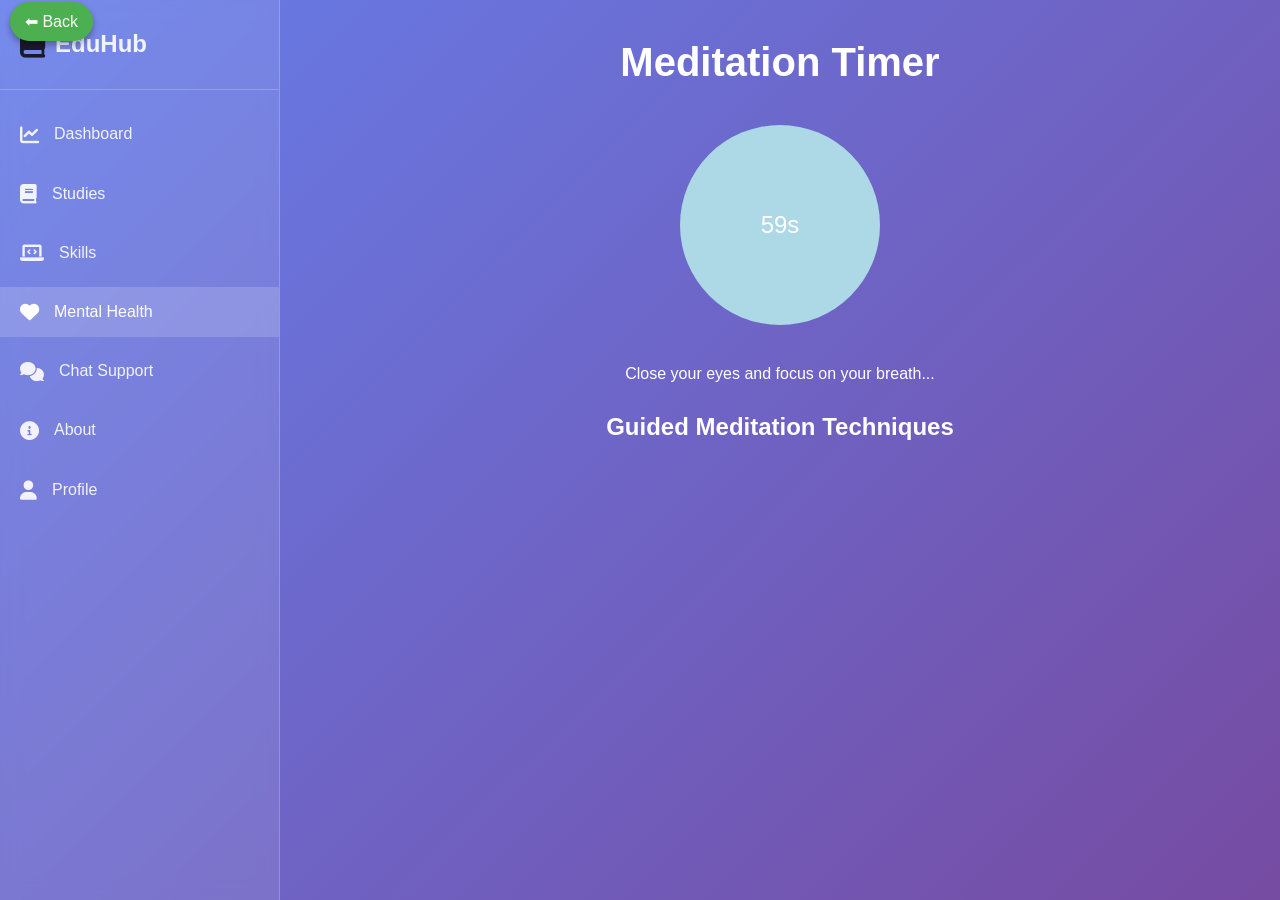
<file: meditation.html>
<!DOCTYPE html>
<html lang="en">
<head>
  <meta charset="UTF-8">
  <title>Meditation</title>
  <link rel="stylesheet" href="styles.css">
  <link rel="stylesheet" href="https://cdnjs.cloudflare.com/ajax/libs/font-awesome/6.0.0/css/all.min.css">
  <style>
    body { text-align: center; }
    .meditation-page { padding: 40px; color: white; }
    h1 { font-size: 2.5em; margin-bottom: 20px; }
    .circle {
      width: 200px;
      height: 200px;
      margin: 40px auto;
      border-radius: 50%;
      background-color: #add8e6;
      display: flex;
      align-items: center;
      justify-content: center;
      font-size: 1.5em;
      animation: pulse 4s ease-in-out infinite;
    }

    .back-button {
      position: fixed;
      top: 2px;
      left: 10px;
      background-color: #4caf50;
      color: white;
      padding: 10px 15px;
      border: none;
      font-size: 1rem;
      border-radius: 30px;
      cursor: pointer;
      z-index: 1000;
      box-shadow: 0 4px 6px rgba(0, 0, 0, 0.3);
      transition: background-color 0.3s;
    }

    .videos {
      margin-top: 30px;
    }
    .videos iframe {
      width: 90%;
      max-width: 500px;
      margin: 20px auto;
    }

    @keyframes pulse {
      0% { transform: scale(1); }
      50% { transform: scale(1.2); }
      100% { transform: scale(1); }
    }
  </style>
</head>
<body>
  <!-- SIDEBAR -->
  <div class="sidebar" id="sidebar">
    <div class="sidebar-brand">
      <i class="fas fa-book" style="font-size: 1.8em;"></i>
      <h2>EduHub</h2>
    </div>
    <ul class="sidebar-menu">
      <li><a href="index.html#dashboard"><i class="fas fa-chart-line"></i> Dashboard</a></li>
      <li><a href="index.html#studies"><i class="fas fa-book"></i> Studies</a></li>
      <li><a href="index.html#skills"><i class="fas fa-laptop-code"></i> Skills</a></li>
      <li><a href="index.html#mental-health" class="active"><i class="fas fa-heart"></i> Mental Health</a></li>
      <li><a href="index.html#chat"><i class="fas fa-comments"></i> Chat Support</a></li>
      <li><a href="index.html#about"><i class="fas fa-circle-info"></i> About</a></li>
      <li><a href="index.html#profile"><i class="fas fa-user"></i> Profile</a></li>
    </ul>
  </div>

  <button onclick="goBack()" class="back-button">⬅ Back</button>
  <main class="meditation-page">
    <h1>Meditation Timer</h1>
    <div class="circle" id="meditateCircle">60s</div>
    <p id="message">Close your eyes and focus on your breath...</p>

    <div class="videos">
      <h2>Guided Meditation Techniques</h2>
      <iframe src="https://www.youtube.com/embed/inpok4MKVLM" frameborder="0" allowfullscreen></iframe>
      <iframe src="https://www.youtube.com/embed/ZToicYcHIOU" frameborder="0" allowfullscreen></iframe>
    </div>
  </main>
  
  <script>
    let time = 60;
    const circle = document.getElementById('meditateCircle');
    const message = document.getElementById('message');

    const timer = setInterval(() => {
      time--;
      circle.textContent = time + 's';
      if (time === 0) {
        clearInterval(timer);
        message.textContent = "Well done! You've completed your meditation.";
      }
    }, 1000);

    function goBack() {
      window.history.back();
    }
  </script>
</body>
</html>
</file>
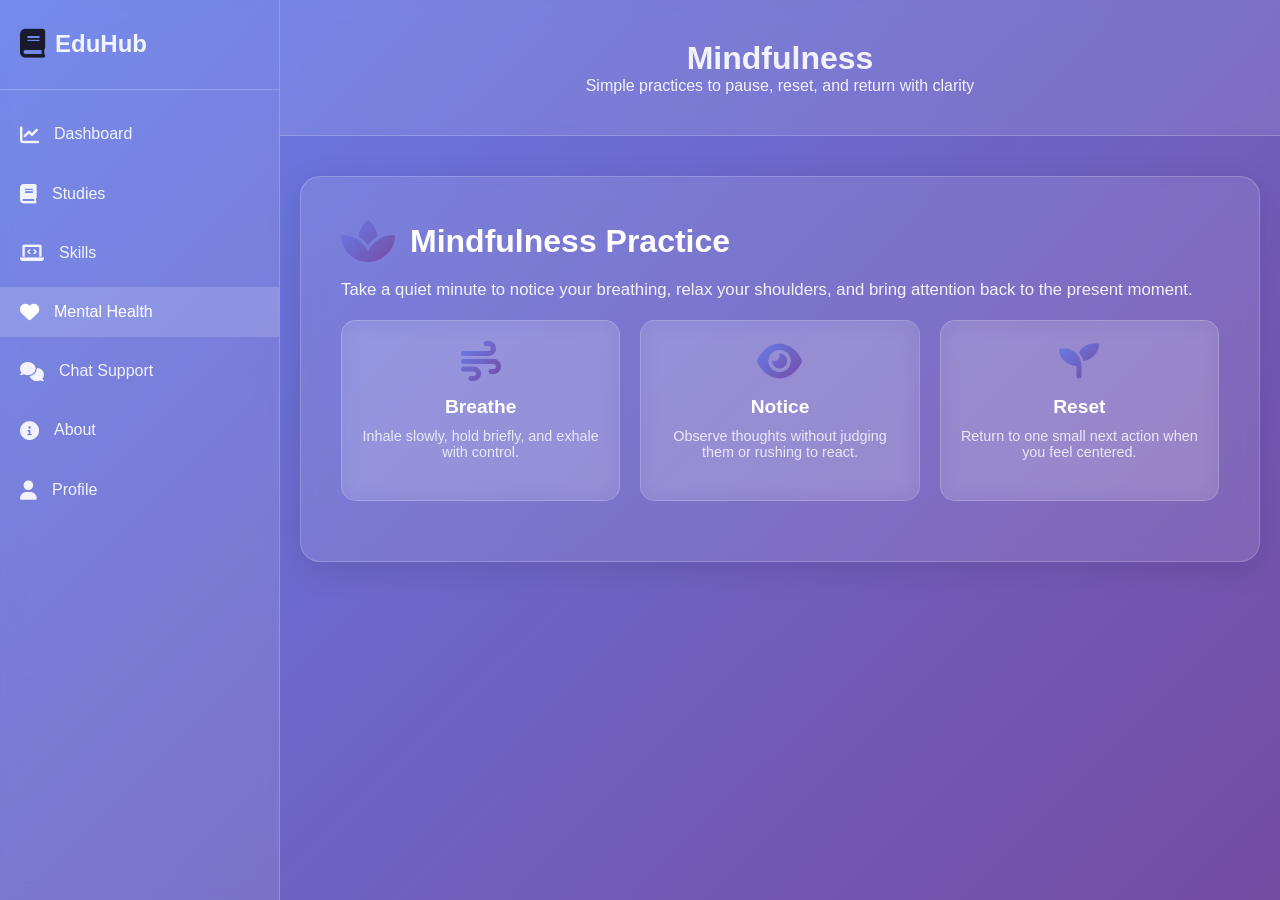
<file: mindfulness.html>
<!DOCTYPE html>
<html lang="en">
<head>
    <meta charset="UTF-8">
    <meta name="viewport" content="width=device-width, initial-scale=1.0">
    <title>Mindfulness - EduHub</title>
    <link rel="stylesheet" href="styles.css">
    <link rel="stylesheet" href="https://cdnjs.cloudflare.com/ajax/libs/font-awesome/6.0.0/css/all.min.css">
</head>
<body>
    <!-- SIDEBAR -->
    <div class="sidebar" id="sidebar">
        <div class="sidebar-brand">
            <i class="fas fa-book" style="font-size: 1.8em;"></i>
            <h2>EduHub</h2>
        </div>
        <ul class="sidebar-menu">
            <li><a href="index.html#dashboard"><i class="fas fa-chart-line"></i> Dashboard</a></li>
            <li><a href="index.html#studies"><i class="fas fa-book"></i> Studies</a></li>
            <li><a href="index.html#skills"><i class="fas fa-laptop-code"></i> Skills</a></li>
            <li><a href="index.html#mental-health" class="active"><i class="fas fa-heart"></i> Mental Health</a></li>
            <li><a href="index.html#chat"><i class="fas fa-comments"></i> Chat Support</a></li>
            <li><a href="index.html#about"><i class="fas fa-circle-info"></i> About</a></li>
            <li><a href="index.html#profile"><i class="fas fa-user"></i> Profile</a></li>
        </ul>
    </div>

    <header>
        <button class="sidebar-toggle" onclick="goBack()">
            <i class="fas fa-arrow-left"></i>
        </button>
        <div class="header-content">
            <h1>Mindfulness</h1>
            <p>Simple practices to pause, reset, and return with clarity</p>
        </div>
    </header>

    <main>
        <section class="section">
            <div class="section-content">
                <h2><i class="fas fa-spa"></i> Mindfulness Practice</h2>
                <p>Take a quiet minute to notice your breathing, relax your shoulders, and bring attention back to the present moment.</p>
                <div class="cards-grid">
                    <div class="card">
                        <i class="fas fa-wind"></i>
                        <h3>Breathe</h3>
                        <p>Inhale slowly, hold briefly, and exhale with control.</p>
                    </div>
                    <div class="card">
                        <i class="fas fa-eye"></i>
                        <h3>Notice</h3>
                        <p>Observe thoughts without judging them or rushing to react.</p>
                    </div>
                    <div class="card">
                        <i class="fas fa-seedling"></i>
                        <h3>Reset</h3>
                        <p>Return to one small next action when you feel centered.</p>
                    </div>
                </div>
            </div>
        </section>
    </main>

    <script>
        function goBack() {
            window.history.back();
        }
    </script>
</body>
</html>
</file>
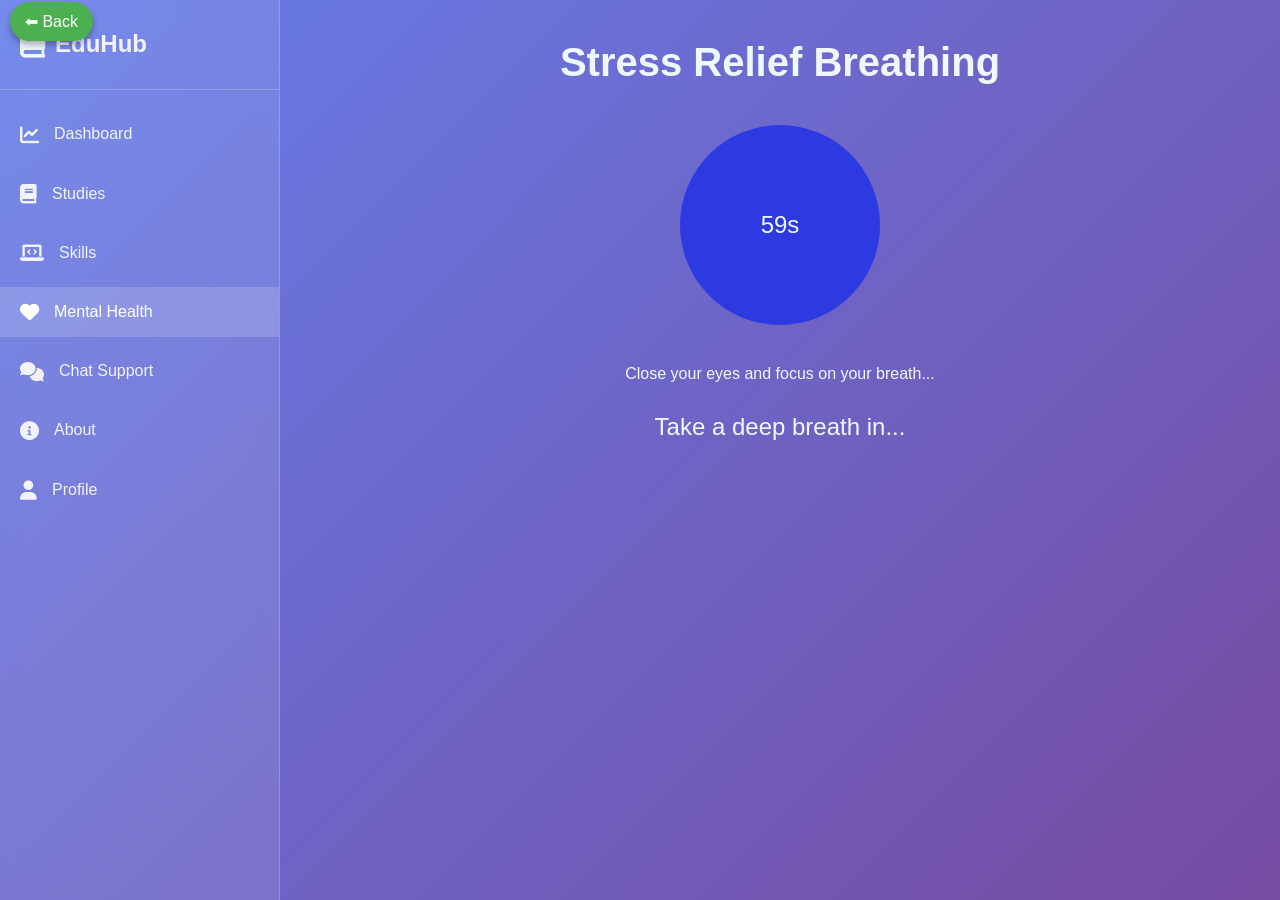
<file: stress-relief.html>
<!DOCTYPE html>
<html lang="en">
<head>
  <meta charset="UTF-8">
  <title>Stress Relief</title>
  <link rel="stylesheet" href="styles.css">
  <link rel="stylesheet" href="https://cdnjs.cloudflare.com/ajax/libs/font-awesome/6.0.0/css/all.min.css">
  <style>
    body {
      text-align: center;
      color: aliceblue;
    }

    .stress-page {
      padding: 40px;
    }

    h1 {
      font-size: 2.5em;
      margin-bottom: 20px;
    }

    .back-button {
      position: fixed;
      top: 2px;
      left: 10px;
      background-color: #4caf50;
      color: white;
      padding: 10px 15px;
      border: none;
      font-size: 1rem;
      border-radius: 30px;
      cursor: pointer;
      z-index: 1000;
      box-shadow: 0 4px 6px rgba(0, 0, 0, 0.3);
      transition: background-color 0.3s;
    }

    .circle {
      width: 200px;
      height: 200px;
      margin: 40px auto;
      border-radius: 50%;
      background-color: #2e3ae1;
      display: flex;
      align-items: center;
      justify-content: center;
      font-size: 1.5em;
      animation: pulse 4s ease-in-out infinite;
    }

    .instructions {
      font-size: 1.5em;
      margin-top: 30px;
    }

    #restartBtn {
      margin-top: 20px;
      padding: 10px 20px;
      font-size: 1em;
      background-color: #f39c12;
      color: white;
      border: none;
      border-radius: 5px;
      cursor: pointer;
      display: none;
    }

    @keyframes pulse {
      0% { transform: scale(1); }
      50% { transform: scale(1.2); }
      100% { transform: scale(1); }
    }
  </style>
</head>
<body>
  <!-- SIDEBAR -->
  <div class="sidebar" id="sidebar">
    <div class="sidebar-brand">
      <i class="fas fa-book" style="font-size: 1.8em;"></i>
      <h2>EduHub</h2>
    </div>
    <ul class="sidebar-menu">
      <li><a href="index.html#dashboard"><i class="fas fa-chart-line"></i> Dashboard</a></li>
      <li><a href="index.html#studies"><i class="fas fa-book"></i> Studies</a></li>
      <li><a href="index.html#skills"><i class="fas fa-laptop-code"></i> Skills</a></li>
      <li><a href="index.html#mental-health" class="active"><i class="fas fa-heart"></i> Mental Health</a></li>
      <li><a href="index.html#chat"><i class="fas fa-comments"></i> Chat Support</a></li>
      <li><a href="index.html#about"><i class="fas fa-circle-info"></i> About</a></li>
      <li><a href="index.html#profile"><i class="fas fa-user"></i> Profile</a></li>
    </ul>
  </div>

  <button onclick="goBack()" class="back-button">⬅ Back</button>
  <main class="stress-page">
    <h1>Stress Relief Breathing</h1>
    <div class="circle" id="meditateCircle">60s</div>
    <p id="message">Close your eyes and focus on your breath...</p>
    <div class="instructions" id="breathInstruction">Get ready to breathe...</div>
    <button id="restartBtn" onclick="location.reload()">Start</button>
  </main>

  <!-- Audio elements -->
  <audio id="audio-inhale" src="inhale (1).mp3"></audio>
  <audio id="audio-hold" src="hold.mp3"></audio>
  <audio id="audio-exhale" src="exhale.mp3"></audio>

  <script>
    const instructions = [
      { text: "Take a deep breath in...", audioId: "audio-inhale" },
      { text: "Hold your breath...", audioId: "audio-hold" },
      { text: "Exhale slowly...", audioId: "audio-exhale" }
    ];

    let time = 60;
    const circle = document.getElementById('meditateCircle');
    const message = document.getElementById('message');
    const textEl = document.getElementById('breathInstruction');
    const restartBtn = document.getElementById('restartBtn');
    let breathInterval;
    restartBtn.textContent = "Start";


    let index = 0;

    function cycleBreath() {
      const current = instructions[index];
      textEl.textContent = current.text;
      const audio = document.getElementById(current.audioId);
      if (audio) {
        audio.play().catch(() => {});
      }
      index = (index + 1) % instructions.length;
    }

    cycleBreath();
    breathInterval = setInterval(cycleBreath, 4000);

    const timer = setInterval(() => {
      time--;
      circle.textContent = time + 's';
      if (time === 0) {
        clearInterval(timer);
        clearInterval(breathInterval);
        message.textContent = "Session complete. To do again, press Start.";
        textEl.textContent = "";
        restartBtn.style.display = 'inline-block';
      }
    }, 1000);

    function goBack() {
      window.history.back();
    }
  </script>
</body>
</html>
</file>
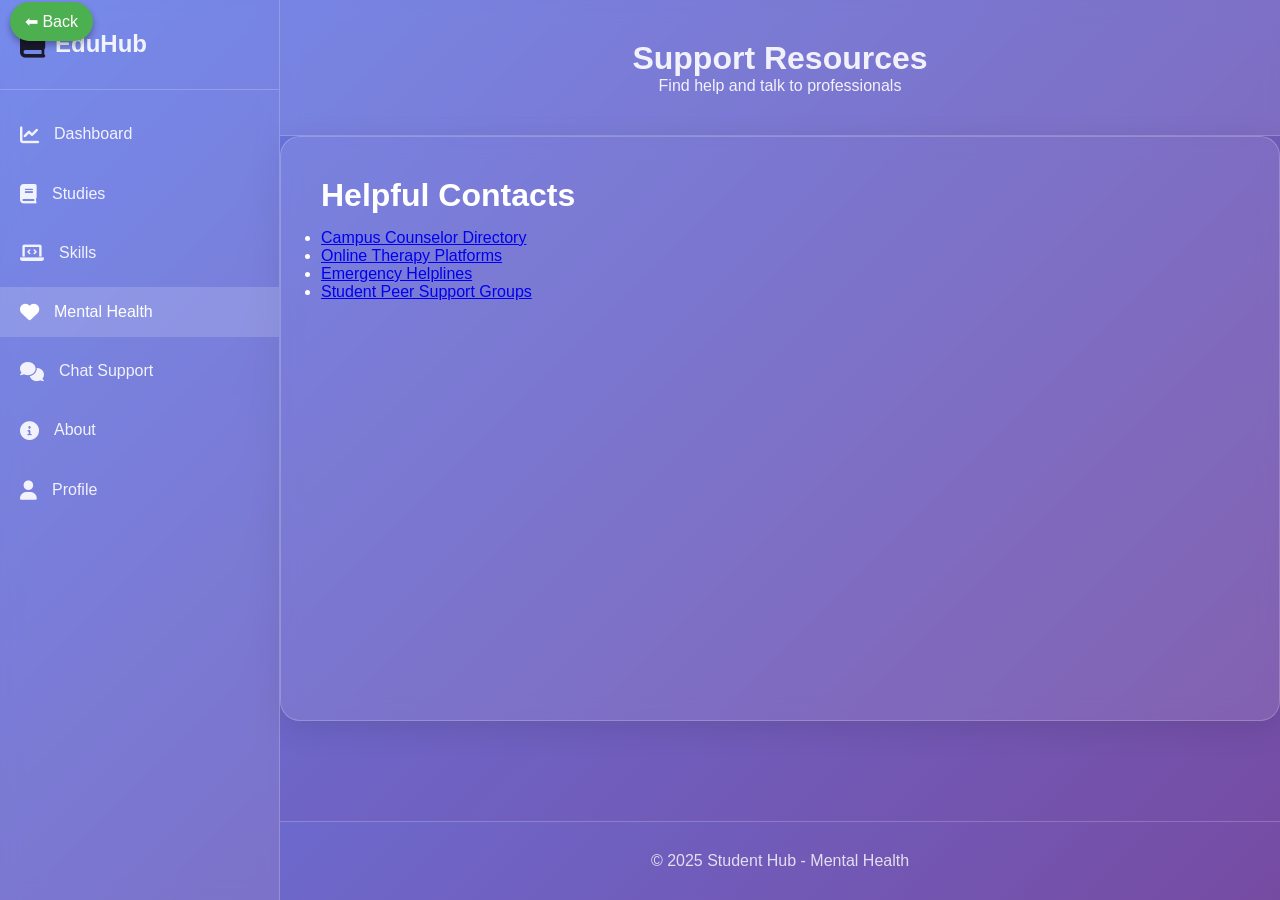
<file: support-resources.html>
<!DOCTYPE html>
<html lang="en">
<head>
  <meta charset="UTF-8">
  <title>Support Resources</title>
  <link rel="stylesheet" href="styles.css">
  <link rel="stylesheet" href="https://cdnjs.cloudflare.com/ajax/libs/font-awesome/6.0.0/css/all.min.css">
</head>
<body>
  <!-- SIDEBAR -->
  <div class="sidebar" id="sidebar">
    <div class="sidebar-brand">
      <i class="fas fa-book" style="font-size: 1.8em;"></i>
      <h2>EduHub</h2>
    </div>
    <ul class="sidebar-menu">
      <li><a href="index.html#dashboard"><i class="fas fa-chart-line"></i> Dashboard</a></li>
      <li><a href="index.html#studies"><i class="fas fa-book"></i> Studies</a></li>
      <li><a href="index.html#skills"><i class="fas fa-laptop-code"></i> Skills</a></li>
      <li><a href="index.html#mental-health" class="active"><i class="fas fa-heart"></i> Mental Health</a></li>
      <li><a href="index.html#chat"><i class="fas fa-comments"></i> Chat Support</a></li>
      <li><a href="index.html#about"><i class="fas fa-circle-info"></i> About</a></li>
      <li><a href="index.html#profile"><i class="fas fa-user"></i> Profile</a></li>
    </ul>
  </div>

  <header>
    <div class="header-content">
      <h1>Support Resources</h1>
      <p>Find help and talk to professionals</p>
    </div>
  </header>
  <button onclick="goBack()" class="back-button">⬅ Back</button>

  <main class="section">
    <h2>Helpful Contacts</h2>
    <ul>
      <li><a href="#">Campus Counselor Directory</a></li>
      <li><a href="#">Online Therapy Platforms</a></li>
      <li><a href="#">Emergency Helplines</a></li>
      <li><a href="#">Student Peer Support Groups</a></li>
    </ul>
  </main>

  <footer>
    <p>&copy; 2025 Student Hub - Mental Health</p>
  </footer>
  <script>
        function goBack() {
            window.history.back();
        }
  </script>
</body>
</html>
</file>
<file: styles.css>
/* ===== MODERN SAAS DESIGN ===== */
:root {
    /* Light Theme (Default) */
    --bg-primary: linear-gradient(135deg, #667eea 0%, #764ba2 100%);
    --bg-secondary: rgba(255, 255, 255, 0.1);
    --bg-tertiary: rgba(255, 255, 255, 0.05);
    --text-primary: #1a1a2e;
    --text-secondary: rgba(255, 255, 255, 0.9);
    --text-muted: rgba(255, 255, 255, 0.6);
    --border-color: rgba(255, 255, 255, 0.2);
    --shadow-color: rgba(0, 0, 0, 0.3);
    --card-bg: rgba(255, 255, 255, 0.1);
    --input-bg: rgba(255, 255, 255, 0.1);
    --input-border: rgba(255, 255, 255, 0.2);
    --btn-primary: linear-gradient(135deg, #667eea 0%, #764ba2 100%);
    --btn-secondary: rgba(255, 255, 255, 0.2);
}

[data-theme="dark"] {
    /* Dark Theme */
    --bg-primary: linear-gradient(135deg, #1a1a2e 0%, #16213e 100%);
    --bg-secondary: rgba(255, 255, 255, 0.05);
    --bg-tertiary: rgba(255, 255, 255, 0.02);
    --text-primary: #ffffff;
    --text-secondary: rgba(255, 255, 255, 0.9);
    --text-muted: rgba(255, 255, 255, 0.6);
    --border-color: rgba(255, 255, 255, 0.1);
    --shadow-color: rgba(0, 0, 0, 0.5);
    --card-bg: rgba(255, 255, 255, 0.05);
    --input-bg: rgba(255, 255, 255, 0.05);
    --input-border: rgba(255, 255, 255, 0.1);
    --btn-primary: linear-gradient(135deg, #667eea 0%, #764ba2 100%);
    --btn-secondary: rgba(255, 255, 255, 0.1);
}

* {
    margin: 0;
    padding: 0;
    box-sizing: border-box;
}

html, body {
    height: 100%;
}

body {
    font-family: 'Segoe UI', Tahoma, Geneva, Verdana, sans-serif;
    background: var(--bg-primary);
    color: var(--text-primary);
    overflow-x: hidden;
    min-height: 100vh;
    display: flex;
    flex-direction: column;
    margin: 0;
    padding: 0;
}

main {
    flex: 1;
}

footer {
    margin-top: auto;
}

/* ===== SIDEBAR NAVIGATION ===== */
.sidebar {
    position: fixed;
    left: 0;
    top: 0;
    height: 100vh;
    width: 280px;
    background: var(--bg-secondary);
    backdrop-filter: blur(10px);
    border-right: 1px solid var(--border-color);
    padding: 30px 0;
    overflow-y: auto;
    z-index: 999;
    transform: translateX(-100%);
    transition: transform 0.3s ease;
}

.sidebar.active {
    transform: translateX(0);
}

.sidebar-brand {
    padding: 0 20px 30px;
    display: flex;
    align-items: center;
    gap: 10px;
    margin-bottom: 20px;
    border-bottom: 1px solid var(--border-color);
}

.sidebar-brand h2 {
    color: var(--text-secondary);
    font-size: 1.5em;
}

.sidebar-menu {
    list-style: none;
}

.sidebar-menu li {
    margin: 10px 0;
}

.sidebar-menu a {
    display: flex;
    align-items: center;
    gap: 15px;
    padding: 15px 20px;
    color: var(--text-secondary);
    text-decoration: none;
    transition: all 0.3s ease;
    cursor: pointer;
}

.sidebar-menu a:hover {
    color: white;
    background: rgba(255, 255, 255, 0.1);
    padding-left: 30px;
}

.sidebar-menu a.active {
    color: white;
    background: rgba(255, 255, 255, 0.16);
}

.sidebar-menu a i {
    font-size: 1.2em;
}

/* ===== PROFILE SECTION IN SIDEBAR ===== */
.profile-section {
    position: absolute;
    bottom: 30px;
    left: 20px;
    right: 20px;
    display: flex;
    align-items: center;
    gap: 15px;
    padding: 15px;
    background: var(--bg-secondary);
    border-radius: 15px;
    border: 1px solid var(--border-color);
}

.profile-picture img {
    width: 50px;
    height: 50px;
    border-radius: 50%;
    object-fit: cover;
    border: 2px solid var(--border-color);
}

.profile-info {
    flex: 1;
    color: var(--text-secondary);
}

.profile-name {
    font-weight: 600;
    font-size: 1em;
    margin-bottom: 2px;
}

.profile-email {
    font-size: 0.8em;
    opacity: 0.8;
    margin-bottom: 2px;
}

.profile-role {
    font-size: 0.75em;
    background: linear-gradient(135deg, #667eea, #764ba2);
    -webkit-background-clip: text;
    -webkit-text-fill-color: transparent;
    font-weight: 500;
    text-transform: uppercase;
}

/* ===== HEADER ===== */
header {
    background: var(--bg-secondary);
    color: var(--text-secondary);
    padding: 40px 20px;
    text-align: center;
    position: relative;
    backdrop-filter: blur(10px);
    border-bottom: 1px solid var(--border-color);
}

.sidebar-toggle {
    position: absolute;
    left: 20px;
    top: 50%;
    transform: translateY(-50%);
    background: var(--btn-secondary);
    border: 2px solid var(--border-color);
    color: white;
    padding: 10px;
    border-radius: 50%;
    cursor: pointer;
    transition: all 0.3s ease;
    font-size: 1.2em;
    display: flex;
    align-items: center;
    justify-content: center;
    width: 50px;
    height: 50px;
}

.sidebar-toggle:hover {
    background: white;
    color: #667eea;
    transform: translateY(-50%) scale(1.1);
}

.auth-buttons {
    position: absolute;
    top: 20px;
    right: 20px;
    display: flex;
    gap: 10px;
}

.auth-btn {
    padding: 8px 16px;
    border: 2px solid white;
    background: transparent;
    color: white;
    border-radius: 25px;
    cursor: pointer;
    transition: all 0.3s ease;
    font-weight: 500;
}

.auth-btn:hover {
    background: white;
    color: #667eea;
}

.auth-btn.logout {
    display: none;
}

.user-info {
    color: white;
    font-size: 0.9em;
}

/* ===== MAIN CONTENT ===== */
main {
    margin-left: 0;
    padding: 40px 20px;
    max-width: 100%;
    width: 100%;
    margin: 0;
    flex: 1;
}

@media (min-width: 1024px) {
    .sidebar {
        transform: translateX(0);
    }

    .sidebar.active {
        transform: translateX(0);
    }

    header,
    footer,
    main {
        margin-left: 280px;
    }

    header .sidebar-toggle {
        display: none;
    }

    main {
        max-width: calc(100% - 280px);
    }
}

.section {
    background: rgba(255, 255, 255, 0.1);
    backdrop-filter: blur(10px);
    border: 1px solid rgba(255, 255, 255, 0.2);
    border-radius: 20px;
    padding: 40px;
    margin-bottom: 40px;
    color: white;
    animation: fadeInSection 0.8s ease;
    transition: all 0.3s ease;
    box-shadow: 0 8px 32px rgba(0, 0, 0, 0.1);
}

.section:hover {
    background: rgba(255, 255, 255, 0.15);
    border-color: rgba(255, 255, 255, 0.3);
    transform: translateY(-5px);
}

.section h2 {
    font-size: 2em;
    margin-bottom: 15px;
    display: flex;
    align-items: center;
    gap: 15px;
}

.section h2 i {
    background: linear-gradient(135deg, #667eea, #764ba2);
    -webkit-background-clip: text;
    -webkit-text-fill-color: transparent;
    font-size: 1.5em;
}

.section-content p {
    font-size: 1.05em;
    opacity: 0.9;
    margin-bottom: 20px;
}

/* ===== BUTTONS ===== */
.btn {
    background: linear-gradient(135deg, #667eea 0%, #764ba2 100%);
    color: white;
    padding: 12px 30px;
    border: none;
    border-radius: 25px;
    cursor: pointer;
    font-size: 1em;
    font-weight: 500;
    transition: all 0.3s ease;
    box-shadow: 0 4px 15px rgba(102, 126, 234, 0.4);
    display: inline-block;
}

.btn:hover {
    transform: translateY(-2px);
    box-shadow: 0 6px 20px rgba(102, 126, 234, 0.6);
}

.btn:active {
    transform: translateY(0);
}

.btn.secondary {
    background: rgba(255, 255, 255, 0.2);
    border: 2px solid white;
    color: white;
}

.btn.secondary:hover {
    background: rgba(255, 255, 255, 0.3);
}

/* ===== CARDS GRID ===== */
.cards-grid {
    display: grid;
    grid-template-columns: repeat(auto-fit, minmax(250px, 1fr));
    gap: 20px;
    margin: 20px 0;
}

.card {
    background: rgba(255, 255, 255, 0.1);
    backdrop-filter: blur(10px);
    border: 1px solid rgba(255, 255, 255, 0.2);
    border-radius: 15px;
    padding: 20px;
    color: white;
    transition: all 0.3s ease;
    cursor: pointer;
    display: flex;
    flex-direction: column;
    align-items: center;
    text-align: center;
}

.card:hover {
    background: rgba(255, 255, 255, 0.15);
    transform: translateY(-8px);
    border-color: rgba(255, 255, 255, 0.3);
}

.card i {
    font-size: 2.5em;
    margin-bottom: 15px;
    background: linear-gradient(135deg, #667eea, #764ba2);
    -webkit-background-clip: text;
    -webkit-text-fill-color: transparent;
}

.card h3 {
    font-size: 1.2em;
    margin-bottom: 10px;
}

.card p {
    font-size: 0.9em;
    opacity: 0.8;
}

/* ===== MODAL STYLES ===== */
.modal {
    display: none;
    position: fixed;
    z-index: 1000;
    left: 0;
    top: 0;
    width: 100%;
    height: 100%;
    background: rgba(0, 0, 0, 0.6);
    backdrop-filter: blur(5px);
    animation: fadeIn 0.3s ease;
}

.modal.active {
    display: flex;
    align-items: center;
    justify-content: center;
}

.modal-content {
    background: linear-gradient(135deg, rgba(102, 126, 234, 0.95), rgba(118, 75, 162, 0.95));
    backdrop-filter: blur(10px);
    border: 1px solid rgba(255, 255, 255, 0.2);
    border-radius: 20px;
    padding: 40px;
    max-width: 450px;
    width: 90%;
    color: white;
    box-shadow: 0 20px 60px rgba(0, 0, 0, 0.3);
    animation: slideUp 0.3s ease;
}

.modal-content h2 {
    font-size: 1.8em;
    margin-bottom: 30px;
    text-align: center;
}

.modal-tabs {
    display: flex;
    gap: 10px;
    margin-bottom: 30px;
}

.tab-btn {
    flex: 1;
    padding: 10px;
    background: transparent;
    color: rgba(255, 255, 255, 0.7);
    border: none;
    border-bottom: 2px solid transparent;
    cursor: pointer;
    transition: all 0.3s ease;
}

.tab-btn.active {
    color: white;
    border-bottom-color: #00d4ff;
}

.form-group {
    margin-bottom: 20px;
}

.form-group label {
    display: block;
    margin-bottom: 5px;
    font-weight: 500;
}

.form-group input {
    width: 100%;
    padding: 12px;
    border: 1px solid rgba(255, 255, 255, 0.3);
    border-radius: 8px;
    background: rgba(255, 255, 255, 0.1);
    color: white;
    font-size: 1em;
}

.form-group input::placeholder {
    color: rgba(255, 255, 255, 0.6);
}

.form-group input:focus {
    outline: none;
    border-color: #00d4ff;
    box-shadow: 0 0 0 2px rgba(0, 212, 255, 0.2);
}

/* Role Selection */
.role-selection {
    margin-bottom: 30px;
}

.role-selection h3 {
    text-align: center;
    margin-bottom: 20px;
    font-size: 1.2em;
}

.role-buttons {
    display: flex;
    gap: 15px;
    margin-bottom: 30px;
}

.role-btn {
    flex: 1;
    padding: 20px 15px;
    background: rgba(255, 255, 255, 0.1);
    border: 2px solid rgba(255, 255, 255, 0.2);
    border-radius: 12px;
    color: white;
    cursor: pointer;
    transition: all 0.3s ease;
    text-align: center;
    display: flex;
    flex-direction: column;
    align-items: center;
    gap: 8px;
}

.role-btn:hover {
    background: rgba(255, 255, 255, 0.2);
    border-color: rgba(255, 255, 255, 0.4);
}

.role-btn.active {
    background: rgba(255, 255, 255, 0.2);
    border-color: #00d4ff;
    box-shadow: 0 0 0 2px rgba(0, 212, 255, 0.3);
}

.role-btn i {
    font-size: 1.5em;
    margin-bottom: 5px;
}

.role-btn span {
    font-size: 0.9em;
    font-weight: 500;
}

/* Login Sections */
.login-section {
    display: none;
}

.login-section.active {
    display: block;
}

.login-section .btn {
    width: 100%;
    margin-bottom: 20px;
}

.form-group label {
    display: block;
    margin-bottom: 8px;
    font-size: 0.95em;
    opacity: 0.9;
}

.form-group input,
.form-group select {
    width: 100%;
    padding: 12px;
    border: 1px solid rgba(255, 255, 255, 0.2);
    border-radius: 10px;
    background: rgba(255, 255, 255, 0.1);
    color: white;
    font-size: 1em;
    transition: all 0.3s ease;
}

.form-group input::placeholder {
    color: rgba(255, 255, 255, 0.5);
}

.form-group input:focus,
.form-group select:focus {
    outline: none;
    background: rgba(255, 255, 255, 0.15);
    border-color: rgba(255, 255, 255, 0.4);
}

.close {
    position: absolute;
    top: 20px;
    right: 30px;
    font-size: 2em;
    cursor: pointer;
    color: white;
    opacity: 0.7;
    transition: opacity 0.3s ease;
}

.close:hover {
    opacity: 1;
}

/* ===== CHAT STYLES ===== */
.chat-button {
    position: fixed;
    bottom: 30px;
    right: 30px;
    width: 60px;
    height: 60px;
    background: linear-gradient(135deg, #667eea, #764ba2);
    border-radius: 50%;
    border: none;
    cursor: pointer;
    box-shadow: 0 4px 20px rgba(102, 126, 234, 0.5);
    transition: all 0.3s ease;
    display: flex;
    align-items: center;
    justify-content: center;
    color: white;
    font-size: 1.5em;
    z-index: 500;
}

.chat-button:hover {
    transform: scale(1.1);
    box-shadow: 0 6px 30px rgba(102, 126, 234, 0.7);
}

.chat-window {
    position: fixed;
    bottom: 100px;
    right: 30px;
    width: 350px;
    height: 500px;
    background: rgba(255, 255, 255, 0.95);
    border-radius: 20px;
    box-shadow: 0 10px 50px rgba(0, 0, 0, 0.2);
    display: none;
    flex-direction: column;
    z-index: 501;
    backdrop-filter: blur(5px);
}

.chat-window.active {
    display: flex;
    animation: slideUp 0.3s ease;
}

.chat-window.maximized {
    position: fixed;
    bottom: 0 !important;
    right: 0 !important;
    left: 0 !important;
    top: 0 !important;
    width: 100vw !important;
    height: 100vh !important;
    border-radius: 0 !important;
    z-index: 10000 !important;
}

.chat-header {
    background: linear-gradient(135deg, #667eea, #764ba2);
    color: white;
    padding: 18px 20px;
    border-radius: 20px 20px 0 0;
    display: flex;
    justify-content: space-between;
    align-items: center;
    gap: 12px;
}

.chat-header h3 {
    margin: 0;
    font-size: 1.05em;
}

.chatbot-toggle {
    display: flex;
    gap: 8px;
}

.chatbot-btn {
    background: rgba(255, 255, 255, 0.2);
    border: 1px solid rgba(255, 255, 255, 0.28);
    color: white;
    padding: 8px 12px;
    border-radius: 16px;
    cursor: pointer;
    font-size: 0.88em;
    transition: all 0.25s ease;
    display: flex;
    align-items: center;
    gap: 6px;
}

.chatbot-btn:hover {
    background: rgba(255, 255, 255, 0.32);
}

.chatbot-btn.active {
    background: rgba(255, 255, 255, 0.45);
    border-color: rgba(255, 255, 255, 0.62);
}

.chat-action-btn {
    width: 38px;
    height: 38px;
    border: 1px solid rgba(255, 255, 255, 0.3);
    border-radius: 50%;
    background: rgba(255, 255, 255, 0.18);
    color: white;
    display: inline-flex;
    align-items: center;
    justify-content: center;
    cursor: pointer;
    transition: all 0.25s ease;
    font-size: 0.95em;
}

.chat-action-btn:hover {
    background: rgba(255, 255, 255, 0.35);
    transform: translateY(-1px);
}

.chat-header .close {
    position: static;
    font-size: 1.5em;
}

.chat-messages {
    flex: 1;
    overflow-y: auto;
    padding: 15px;
    display: flex;
    flex-direction: column;
    gap: 10px;

    scroll-behavior: smooth;
}

.message {
    max-width: 65%;
    padding: 10px 14px;
    border-radius: 16px;
    font-size: 0.95rem;
    line-height: 1.4;

    white-space: pre-wrap;
    word-break: break-word;

    display: inline-block;
}

.message.user {
    align-self: flex-end;
    background: linear-gradient(135deg, #667eea, #764ba2);
    color: white;
    border-radius: 16px 4px 16px 16px;
}

.message.bot {
    align-self: flex-start;
    background: #f1f1f1;
    color: #000;
    border-radius: 4px 16px 16px 16px;
}

.chat-input-area {
    display: flex;
    gap: 10px;
    padding: 15px;
    border-top: 1px solid rgba(0, 0, 0, 0.1);
}

#chatInput {
    flex: 1;
    padding: 10px 15px;
    border: 1px solid rgba(102, 126, 234, 0.3);
    border-radius: 20px;
    font-size: 0.95em;
    transition: all 0.3s ease;
}

#chatInput:focus {
    outline: none;
    border-color: #667eea;
    background: rgba(102, 126, 234, 0.05);
}

.send-btn {
    width: 40px;
    height: 40px;
    border-radius: 50%;
    background: linear-gradient(135deg, #667eea, #764ba2);
    color: white;
    border: none;
    cursor: pointer;
    transition: all 0.3s ease;
}

.send-btn:hover {
    transform: scale(1.05);
}

/* ===== RESOURCE LIST STYLES ===== */
.resource-list {
    list-style: none;
    padding: 0;
}

.resource-item {
    background: rgba(255, 255, 255, 0.05);
    border-left: 4px solid #667eea;
    padding: 15px;
    margin-bottom: 10px;
    border-radius: 8px;
    display: flex;
    justify-content: space-between;
    align-items: center;
    transition: all 0.3s ease;
}

.resource-item:hover {
    background: rgba(255, 255, 255, 0.1);
    transform: translateX(5px);
}

.resource-item a {
    color: #fff;
    text-decoration: none;
    flex: 1;
    transition: all 0.3s ease;
}

.resource-item a:hover {
    color: #00d4ff;
}

.resource-actions {
    display: flex;
    gap: 10px;
}

.action-btn {
    background: none;
    border: none;
    color: white;
    cursor: pointer;
    font-size: 1.2em;
    transition: all 0.3s ease;
}

.action-btn:hover {
    color: #00d4ff;
    transform: scale(1.2);
}

/* ===== LOADING ANIMATION ===== */
.loader {
    display: inline-block;
    width: 20px;
    height: 20px;
    border: 3px solid rgba(255, 255, 255, 0.3);
    border-radius: 50%;
    border-top-color: white;
    animation: spin 1s ease-in-out infinite;
}

/* ===== LOADING SKELETONS ===== */
.skeleton {
    background: linear-gradient(90deg, var(--bg-tertiary) 25%, var(--bg-secondary) 50%, var(--bg-tertiary) 75%);
    background-size: 200% 100%;
    animation: loading 1.5s infinite;
    border-radius: 8px;
}

@keyframes loading {
    0% {
        background-position: 200% 0;
    }
    100% {
        background-position: -200% 0;
    }
}

.skeleton-card {
    background: var(--card-bg);
    backdrop-filter: blur(10px);
    border-radius: 15px;
    padding: 20px;
    border: 1px solid var(--border-color);
    margin-bottom: 15px;
}

.skeleton-card .skeleton-title {
    height: 20px;
    width: 60%;
    margin-bottom: 10px;
}

.skeleton-card .skeleton-text {
    height: 14px;
    width: 100%;
    margin-bottom: 8px;
}

.skeleton-card .skeleton-text:last-child {
    width: 80%;
}

/* ===== EMPTY STATES ===== */
.empty-state {
    text-align: center;
    padding: 40px 20px;
    color: var(--text-muted);
}

.empty-state i {
    font-size: 4em;
    margin-bottom: 20px;
    opacity: 0.5;
}

.empty-state h3 {
    color: var(--text-secondary);
    margin-bottom: 10px;
    font-size: 1.3em;
}

.empty-state p {
    margin-bottom: 20px;
    line-height: 1.5;
}

.empty-state .btn {
    margin: 0 auto;
}

/* ===== ANIMATIONS ===== */
@keyframes fadeIn {
    from {
        opacity: 0;
        transform: translateY(20px);
    }
    to {
        opacity: 1;
        transform: translateY(0);
    }
}

.fade-in {
    animation: fadeIn 0.5s ease;
}

@keyframes slideUp {
    from {
        opacity: 0;
        transform: translateY(30px);
    }
    to {
        opacity: 1;
        transform: translateY(0);
    }
}

.slide-up {
    animation: slideUp 0.4s ease;
}

@keyframes bounce {
    0%, 20%, 50%, 80%, 100% {
        transform: translateY(0);
    }
    40% {
        transform: translateY(-10px);
    }
    60% {
        transform: translateY(-5px);
    }
}

.bounce {
    animation: bounce 1s ease;
}

/* ===== TOAST NOTIFICATIONS ===== */
.toast-container {
    position: fixed;
    bottom: 20px;
    right: 20px;
    z-index: 1001;
    pointer-events: none;
}

.toast {
    background: var(--card-bg);
    color: var(--text-secondary);
    padding: 16px 24px;
    border-radius: 12px;
    backdrop-filter: blur(10px);
    border: 1px solid var(--border-color);
    margin-bottom: 10px;
    animation: slideIn 0.3s ease;
    pointer-events: auto;
    box-shadow: 0 8px 32px var(--shadow-color);
    display: flex;
    align-items: center;
    gap: 12px;
}

.toast.success {
    border-left: 4px solid #22c55e;
}

.toast.error {
    border-left: 4px solid #ef4444;
}

.toast.info {
    border-left: 4px solid #3b82f6;
}

.toast i {
    font-size: 1.2em;
}

.toast.success i {
    color: #22c55e;
}

.toast.error i {
    color: #ef4444;
}

.toast.info i {
    color: #3b82f6;
}


/* ===== ANIMATIONS ===== */
@keyframes slideInDown {
    from {
        transform: translateY(-30px);
        opacity: 0;
    }
    to {
        transform: translateY(0);
        opacity: 1;
    }
}

@keyframes slideInUp {
    from {
        transform: translateY(30px);
        opacity: 0;
    }
    to {
        transform: translateY(0);
        opacity: 1;
    }
}

@keyframes slideUp {
    from {
        transform: translateY(50px);
        opacity: 0;
    }
    to {
        transform: translateY(0);
        opacity: 1;
    }
}

@keyframes slideIn {
    from {
        transform: translateX(30px);
        opacity: 0;
    }
    to {
        transform: translateX(0);
        opacity: 1;
    }
}

@keyframes fadeIn {
    from {
        opacity: 0;
    }
    to {
        opacity: 1;
    }
}

@keyframes fadeInSection {
    from {
        opacity: 0;
        transform: translateY(20px);
    }
    to {
        opacity: 1;
        transform: translateY(0);
    }
}

@keyframes spin {
    to {
        transform: rotate(360deg);
    }
}

/* ===== UTILITY CLASSES ===== */
.hidden {
    display: none !important;
}

.visible {
    display: block !important;
}

.text-center {
    text-align: center;
}

.mt-20 {
    margin-top: 20px;
}

.mb-20 {
    margin-bottom: 20px;
}

/* ===== RESPONSIVE DESIGN ===== */
@media (max-width: 1024px) {
    main {
        padding: 20px 15px;
    }
    
    .cards-grid {
        grid-template-columns: repeat(auto-fit, minmax(200px, 1fr));
    }
    
    .section {
        padding: 30px 20px;
    }
}

@media (max-width: 768px) {
    header {
        padding: 30px 15px;
    }

    .header-content h1 {
        font-size: 1.8em;
    }

    .header-content p {
        font-size: 1em;
    }

    .auth-buttons {
        position: static;
        margin-top: 20px;
        justify-content: center;
    }

    .section {
        padding: 20px 15px;
    }

    .section h2 {
        font-size: 1.5em;
    }

    .cards-grid {
        grid-template-columns: 1fr;
    }

    .chat-window {
        width: 90%;
        height: 80%;
        bottom: 10px;
        right: 10px;
    }

    .chat-button {
        bottom: 20px;
        right: 20px;
    }

    .modal-content {
        width: 95%;
        padding: 25px;
    }
}

@media (max-width: 480px) {
    header {
        padding: 20px 10px;
    }

    .header-content h1 {
        font-size: 1.4em;
    }

    .header-content p {
        font-size: 0.9em;
    }

    .section {
        padding: 15px 10px;
    }

    .section h2 {
        font-size: 1.2em;
    }

    .btn {
        width: 100%;
    }

    .sidebar {
        width: 70%;
    }

    .modal-content {
        padding: 20px;
    }

    .chat-window {
        width: 100%;
        height: 100%;
        bottom: 0;
        right: 0;
        border-radius: 0;
    }
}

/* ===== FOOTER ===== */
footer {
    background: linear-gradient(135deg, rgba(102, 126, 234, 0.2), rgba(118, 75, 162, 0.2));
    color: white;
    text-align: center;
    padding: 30px 20px;
    border-top: 1px solid rgba(255, 255, 255, 0.2);
    margin-top: 60px;
}

footer p {
    opacity: 0.8;
}

/* ===== DASHBOARD MODALS STYLING ===== */
#goalsModal,
#reportsModal,
#progressModal {
    display: none;
    position: fixed;
    top: 0;
    left: 0;
    right: 0;
    bottom: 0;
    background: rgba(0, 0, 0, 0.7);
    z-index: 1000;
    align-items: center;
    justify-content: center;
}

#goalsModal.active,
#reportsModal.active,
#progressModal.active {
    display: flex;
    animation: modalFadeIn 0.3s ease;
}

@keyframes modalFadeIn {
    from {
        opacity: 0;
        transform: scale(0.95);
    }
    to {
        opacity: 1;
        transform: scale(1);
    }
}

/* Goals Modal Specific */
#goalsModal .modal-content {
    max-width: 600px;
    max-height: 80vh;
    overflow-y: auto;
}

.goal-form {
    background: rgba(102, 126, 234, 0.1);
    border: 1px solid rgba(102, 126, 234, 0.3);
    border-radius: 15px;
    padding: 20px;
    margin-bottom: 20px;
}

.goal-form input,
.goal-form textarea,
.goal-form select {
    width: 100%;
    padding: 10px;
    margin-bottom: 10px;
    background: rgba(255, 255, 255, 0.1);
    border: 1px solid rgba(102, 126, 234, 0.3);
    border-radius: 10px;
    color: white;
    font-family: 'Segoe UI', Tahoma, Geneva, Verdana, sans-serif;
}

.goal-form input::placeholder,
.goal-form textarea::placeholder {
    color: rgba(255, 255, 255, 0.6);
}

.goal-form textarea {
    resize: vertical;
    min-height: 80px;
}

#goalsList {
    display: flex;
    flex-direction: column;
    gap: 15px;
    max-height: 400px;
    overflow-y: auto;
}

.goal-card {
    background: rgba(102, 126, 234, 0.1);
    border: 1px solid rgba(102, 126, 234, 0.3);
    border-radius: 15px;
    padding: 15px;
    transition: all 0.3s ease;
}

.goal-card:hover {
    border-color: rgba(102, 126, 234, 0.6);
    box-shadow: 0 4px 15px rgba(102, 126, 234, 0.2);
}

.goal-header {
    display: flex;
    justify-content: space-between;
    align-items: flex-start;
    margin-bottom: 10px;
}

.goal-header h4 {
    margin: 0 0 5px 0;
    color: white;
    font-size: 16px;
}

.goal-header p {
    margin: 0;
    color: rgba(255, 255, 255, 0.7);
    font-size: 14px;
}

.goal-priority {
    display: inline-block;
    padding: 5px 10px;
    border-radius: 8px;
    font-size: 12px;
    font-weight: bold;
    margin-bottom: 10px;
}

.goal-priority.high {
    background: rgba(255, 100, 100, 0.2);
    color: #ff6464;
}

.goal-priority.medium {
    background: rgba(255, 193, 7, 0.2);
    color: #ffc107;
}

.goal-priority.low {
    background: rgba(76, 175, 80, 0.2);
    color: #4caf50;
}

/* Progress Modal Specific */
#progressList {
    display: flex;
    flex-direction: column;
    gap: 20px;
}

.progress-item {
    background: rgba(102, 126, 234, 0.1);
    border: 1px solid rgba(102, 126, 234, 0.3);
    border-radius: 15px;
    padding: 15px;
}

.progress-header {
    display: flex;
    justify-content: space-between;
    align-items: center;
    margin-bottom: 10px;
}

.progress-title {
    color: white;
    font-weight: bold;
}

.progress-percentage {
    color: #00d4ff;
    font-weight: bold;
}

.progress-bar-container {
    width: 100%;
    height: 8px;
    background: rgba(255, 255, 255, 0.1);
    border-radius: 10px;
    overflow: hidden;
}

.progress-bar {
    height: 100%;
    border-radius: 10px;
    transition: width 0.5s ease;
}

.progress-green {
    background: linear-gradient(135deg, #22c55e 0%, #16a34a 100%);
}

.progress-yellow {
    background: linear-gradient(135deg, #f59e0b 0%, #d97706 100%);
}

.progress-red {
    background: linear-gradient(135deg, #ef4444 0%, #dc2626 100%);
}

/* Reports/Charts Modal Specific */
#reportsModal .modal-content {
    max-width: 700px;
    max-height: 80vh;
    overflow-y: auto;
}

.chart-container {
    background: rgba(102, 126, 234, 0.1);
    border: 1px solid rgba(102, 126, 234, 0.3);
    border-radius: 15px;
    padding: 20px;
    margin-bottom: 20px;
    position: relative;
    height: 300px;
}

canvas {
    max-height: 280px;
}

/* ===== SCROLLBAR ===== */
::-webkit-scrollbar {
    width: 10px;
}

::-webkit-scrollbar-track {
    background: rgba(255, 255, 255, 0.1);
}

::-webkit-scrollbar-thumb {
    background: linear-gradient(135deg, #667eea, #764ba2);
    border-radius: 5px;
}

::-webkit-scrollbar-thumb:hover {
    background: linear-gradient(135deg, #764ba2, #667eea);
}

.back-button {
    position: fixed;
    top: 2px;
    left: 10px;
    background-color: #4caf50;
    color: white;
    padding: 10px 15px;
    border: none;
    font-size: 1rem;
    border-radius: 30px;
    cursor: pointer;
    z-index: 1000;
    box-shadow: 0 4px 6px rgba(0, 0, 0, 0.3);
    transition: background-color 0.3s;
  }


/* To Make Images Responsive */
@media screen and (max-width: 768px) {
    .section-img {
        height: 200px; /* Adjust the height for mobile devices */
    }
}

/* ===== BADGE STYLES ===== */
.badge {
    display: inline-block;
    padding: 2px 8px;
    border-radius: 4px;
    font-size: 0.8em;
    font-weight: 500;
    margin-left: 4px;
    text-transform: uppercase;
}

.class-badge {
    background: linear-gradient(135deg, #22c55e, #16a34a);
    color: white;
}

.course-badge {
    background: linear-gradient(135deg, #3b82f6, #2563eb);
    color: white;
}

/* ===== EMPTY STATE ===== */
.empty-state {
    text-align: center;
    padding: 40px 20px;
    color: rgba(255, 255, 255, 0.7);
}

.empty-state i {
    display: block;
    margin-bottom: 15px;
}

.empty-state p {
    font-size: 1.1em;
    margin: 0;
}

/* ===== MENTAL HEALTH CHAT ===== */
.chat-container {
    background: rgba(255, 255, 255, 0.1);
    backdrop-filter: blur(10px);
    border-radius: 15px;
    border: 1px solid rgba(255, 255, 255, 0.2);
    overflow: hidden;
    margin: 30px 0;
    transition: all 0.3s ease;
}

.chat-container.maximized {
    position: fixed;
    top: 20px;
    left: 20px;
    right: 20px;
    bottom: 20px;
    z-index: 1000;
    margin: 0;
}

.chat-header {
    background: linear-gradient(135deg, #667eea 0%, #764ba2 100%);
    padding: 15px 20px;
    display: flex;
    align-items: center;
    gap: 15px;
}

.chat-avatar {
    width: 40px;
    height: 40px;
    background: rgba(255, 255, 255, 0.2);
    border-radius: 50%;
    display: flex;
    align-items: center;
    justify-content: center;
    color: white;
    font-size: 1.2em;
}

.chat-info h3 {
    color: white;
    margin: 0;
    font-size: 1.1em;
}

.chat-status {
    color: rgba(255, 255, 255, 0.8);
    font-size: 0.9em;
}

.chat-maximize {
    margin-left: auto;
    background: rgba(255, 255, 255, 0.2);
    border: none;
    color: white;
    padding: 8px;
    border-radius: 50%;
    cursor: pointer;
    transition: all 0.3s ease;
}

.chat-maximize:hover {
    background: rgba(255, 255, 255, 0.3);
}

/* .chat-message {
    max-width: 100%;
    min-width: 0;
    white-space: pre-wrap;
    overflow-wrap: break-word;
    word-wrap: break-word;
    word-break: break-word;
    overflow-x: hidden;
} */

.chat-message pre {
    white-space: pre-wrap;   /* 🔥 main fix */
    word-wrap: break-word;
    word-break: break-word;
    overflow-x: hidden;
    max-width: 100%;
}

.chat-message code {
    white-space: pre-wrap;
    word-break: break-word;
}

.chat-message p {
    margin: 6px 0;
    line-height: 1.5;
}

.chat-message ul,
.chat-message ol {
    padding-left: 20px;
}
/* .chat-container {
    overflow-y: auto;
    overflow-x: hidden;
} */

.chat-message pre {
    background: #1e1e2f;
    color: #fff;
    padding: 10px;
    border-radius: 8px;
}

.chat-messages {
    height: 300px;
    overflow-y: auto;
    overflow-x: hidden;
    padding: 20px;
    display: flex;
    flex-direction: column;
    gap: 15px;
}

.chat-container.maximized .chat-messages {
    height: calc(100vh - 200px);
}

.message {
    display: flex;
    gap: 12px;
    max-width: 80%;
}

.message-avatar {
    width: 35px;
    height: 35px;
    background: rgba(255, 255, 255, 0.1);
    border-radius: 50%;
    display: flex;
    align-items: center;
    justify-content: center;
    color: white;
    font-size: 0.9em;
    flex-shrink: 0;
}

.bot-message {
    align-self: flex-start;
}

.bot-message .message-avatar {
    background: linear-gradient(135deg, #667eea 0%, #764ba2 100%);
}

.user-message {
    align-self: flex-end;
    flex-direction: row-reverse;
}

.user-message .message-content {
    background: linear-gradient(135deg, #667eea 0%, #764ba2 100%);
    color: white;
}

.message-content {
    background: rgba(255, 255, 255, 0.1);
    padding: 12px 16px;
    border-radius: 18px;
    border: 1px solid rgba(255, 255, 255, 0.1);
    min-width: 0;
    max-width: 100%;
    white-space: pre-wrap;
    /* overflow-wrap: anywhere; */
    word-break: break-word;
    overflow-x: hidden;
}

.message-content p {
    margin: 0;
    line-height: 1.4;
}

.message-time {
    display: block;
    font-size: 0.8em;
    opacity: 0.7;
    margin-top: 5px;
}

.typing-indicator {
    display: flex;
    gap: 4px;
    padding: 8px 0;
}

.typing-indicator span {
    width: 8px;
    height: 8px;
    background: rgba(255, 255, 255, 0.6);
    border-radius: 50%;
    animation: typing 1.4s infinite;
}

.typing-indicator span:nth-child(2) {
    animation-delay: 0.2s;
}

.typing-indicator span:nth-child(3) {
    animation-delay: 0.4s;
}

@keyframes typing {
    0%, 60%, 100% {
        transform: translateY(0);
        opacity: 0.4;
    }
    30% {
        transform: translateY(-10px);
        opacity: 1;
    }
}

.chat-input-area {
    padding: 15px 20px;
    background: rgba(255, 255, 255, 0.05);
    display: flex;
    gap: 10px;
    align-items: center;
}

.chat-input-area input {
    flex: 1;
    padding: 12px 16px;
    border: 2px solid rgba(255, 255, 255, 0.2);
    border-radius: 25px;
    background: rgba(255, 255, 255, 0.1);
    color: white;
    font-size: 1em;
}

.chat-input-area input:focus {
    outline: none;
    border-color: rgba(255, 255, 255, 0.5);
}

.chat-send-btn {
    width: 40px;
    height: 40px;
    background: linear-gradient(135deg, #667eea 0%, #764ba2 100%);
    border: none;
    border-radius: 50%;
    color: white;
    cursor: pointer;
    display: flex;
    align-items: center;
    justify-content: center;
    transition: all 0.3s ease;
}

.chat-send-btn:hover {
    transform: scale(1.1);
}

.mental-health-resources {
    margin-top: 30px;
}

.mental-health-resources h3 {
    color: white;
    margin-bottom: 20px;
    font-size: 1.3em;
}

.resource-grid {
    display: grid;
    grid-template-columns: repeat(auto-fit, minmax(150px, 1fr));
    gap: 15px;
}

.resource-card {
    background: rgba(255, 255, 255, 0.1);
    backdrop-filter: blur(10px);
    border: 1px solid rgba(255, 255, 255, 0.2);
    border-radius: 10px;
    padding: 20px;
    text-align: center;
    text-decoration: none;
    color: white;
    transition: all 0.3s ease;
    display: flex;
    flex-direction: column;
    align-items: center;
    gap: 10px;
}

.resource-card:hover {
    transform: translateY(-5px);
    background: rgba(255, 255, 255, 0.15);
}

.resource-card i {
    font-size: 2em;
    color: rgba(255, 255, 255, 0.8);
}

.resource-card span {
    font-weight: 500;
}

/* ===== ANXIETY CHAT PAGE ===== */
.anxiety-chat-section {
    padding: 20px;
    max-width: 800px;
    margin: 0 auto;
}

.quick-coping-strategies {
    margin-top: 30px;
}

.quick-coping-strategies h3 {
    color: white;
    margin-bottom: 20px;
    font-size: 1.3em;
}

.strategy-grid {
    display: grid;
    grid-template-columns: repeat(auto-fit, minmax(150px, 1fr));
    gap: 15px;
}

.strategy-btn {
    background: rgba(255, 255, 255, 0.1);
    backdrop-filter: blur(10px);
    border: 1px solid rgba(255, 255, 255, 0.2);
    border-radius: 10px;
    padding: 20px;
    text-align: center;
    text-decoration: none;
    color: white;
    cursor: pointer;
    transition: all 0.3s ease;
    display: flex;
    flex-direction: column;
    align-items: center;
    gap: 10px;
}

.strategy-btn:hover {
    transform: translateY(-5px);
    background: rgba(255, 255, 255, 0.15);
}

.strategy-btn i {
    font-size: 2em;
    color: rgba(255, 255, 255, 0.8);
}

.strategy-btn span {
    font-weight: 500;
    font-size: 0.9em;
}

/* ===== STUDY MODE ===== */
.study-mode-section {
    padding: 20px;
    max-width: 1000px;
    margin: 0 auto;
}

.timer-container {
    background: rgba(255, 255, 255, 0.1);
    backdrop-filter: blur(10px);
    border-radius: 20px;
    padding: 30px;
    text-align: center;
    margin-bottom: 30px;
    border: 1px solid rgba(255, 255, 255, 0.2);
}

.timer-display {
    margin-bottom: 30px;
}

.timer-circle {
    width: 200px;
    height: 200px;
    border-radius: 50%;
    background: linear-gradient(135deg, #667eea 0%, #764ba2 100%);
    display: flex;
    flex-direction: column;
    align-items: center;
    justify-content: center;
    margin: 0 auto 20px;
    box-shadow: 0 8px 32px rgba(0, 0, 0, 0.3);
}

.timer-text {
    font-size: 3em;
    font-weight: bold;
    color: white;
    line-height: 1;
}

.timer-mode {
    font-size: 1.2em;
    color: rgba(255, 255, 255, 0.9);
    margin-top: 5px;
}

.timer-controls {
    display: flex;
    justify-content: center;
    gap: 15px;
    margin-bottom: 30px;
}

.timer-btn {
    padding: 12px 24px;
    border: none;
    border-radius: 25px;
    font-size: 1em;
    font-weight: 600;
    cursor: pointer;
    display: flex;
    align-items: center;
    gap: 8px;
    transition: all 0.3s ease;
}

.start-btn {
    background: linear-gradient(135deg, #22c55e, #16a34a);
    color: white;
}

.start-btn:hover:not(:disabled) {
    transform: translateY(-2px);
    box-shadow: 0 4px 12px rgba(34, 197, 94, 0.4);
}

.pause-btn {
    background: linear-gradient(135deg, #f59e0b, #d97706);
    color: white;
}

.pause-btn:hover:not(:disabled) {
    transform: translateY(-2px);
    box-shadow: 0 4px 12px rgba(245, 158, 11, 0.4);
}

.reset-btn {
    background: rgba(255, 255, 255, 0.2);
    color: white;
    border: 2px solid rgba(255, 255, 255, 0.3);
}

.reset-btn:hover {
    background: rgba(255, 255, 255, 0.3);
}

.timer-btn:disabled {
    opacity: 0.5;
    cursor: not-allowed;
    transform: none !important;
}

.timer-settings {
    display: flex;
    justify-content: center;
    gap: 30px;
}

.setting-group {
    text-align: left;
}

.setting-group label {
    display: block;
    color: white;
    font-weight: 600;
    margin-bottom: 8px;
}

.setting-group select {
    padding: 8px 12px;
    border: 2px solid rgba(255, 255, 255, 0.2);
    border-radius: 8px;
    background: rgba(255, 255, 255, 0.1);
    color: white;
    font-size: 1em;
}

.setting-group select:focus {
    outline: none;
    border-color: rgba(255, 255, 255, 0.5);
}

.study-stats {
    margin-bottom: 30px;
}

.study-stats h3 {
    color: white;
    text-align: center;
    margin-bottom: 20px;
    font-size: 1.5em;
}

.stats-grid {
    display: grid;
    grid-template-columns: repeat(auto-fit, minmax(200px, 1fr));
    gap: 20px;
}

.stat-card {
    background: rgba(255, 255, 255, 0.1);
    backdrop-filter: blur(10px);
    border-radius: 15px;
    padding: 20px;
    text-align: center;
    border: 1px solid rgba(255, 255, 255, 0.2);
    display: flex;
    align-items: center;
    gap: 15px;
}

.stat-card i {
    font-size: 2em;
    color: rgba(255, 255, 255, 0.8);
    width: 50px;
}

.stat-info {
    text-align: left;
}

.stat-value {
    display: block;
    font-size: 1.8em;
    font-weight: bold;
    color: white;
    line-height: 1;
}

.stat-label {
    font-size: 0.9em;
    color: rgba(255, 255, 255, 0.7);
    margin-top: 2px;
}

.study-notes {
    margin-bottom: 30px;
}

.study-notes h3 {
    color: white;
    margin-bottom: 20px;
    font-size: 1.3em;
}

.notes-input {
    background: rgba(255, 255, 255, 0.1);
    backdrop-filter: blur(10px);
    border-radius: 15px;
    padding: 20px;
    border: 1px solid rgba(255, 255, 255, 0.2);
    margin-bottom: 20px;
}

.notes-input textarea {
    width: 100%;
    padding: 12px;
    border: 2px solid rgba(255, 255, 255, 0.2);
    border-radius: 8px;
    background: rgba(255, 255, 255, 0.1);
    color: white;
    font-size: 1em;
    resize: vertical;
    margin-bottom: 15px;
}

.notes-input textarea::placeholder {
    color: rgba(255, 255, 255, 0.6);
}

.notes-input textarea:focus {
    outline: none;
    border-color: rgba(255, 255, 255, 0.5);
}

.notes-input .btn {
    float: right;
}

.recent-notes {
    max-height: 300px;
    overflow-y: auto;
}

.note-item {
    background: rgba(255, 255, 255, 0.1);
    backdrop-filter: blur(10px);
    border-radius: 10px;
    padding: 15px;
    margin-bottom: 10px;
    border: 1px solid rgba(255, 255, 255, 0.2);
}

.note-content {
    color: white;
    margin-bottom: 8px;
    line-height: 1.4;
}

.note-time {
    color: rgba(255, 255, 255, 0.6);
    font-size: 0.9em;
}

.break-reminder {
    position: fixed;
    top: 20px;
    right: 20px;
    background: linear-gradient(135deg, #f59e0b, #d97706);
    backdrop-filter: blur(10px);
    border-radius: 15px;
    padding: 20px;
    box-shadow: 0 8px 32px rgba(0, 0, 0, 0.3);
    z-index: 1000;
    max-width: 300px;
    animation: slideIn 0.5s ease;
}

.reminder-content {
    text-align: center;
}

.reminder-content i {
    font-size: 2em;
    color: white;
    margin-bottom: 10px;
}

.reminder-content h4 {
    color: white;
    margin-bottom: 10px;
    font-size: 1.3em;
}

.reminder-content p {
    color: rgba(255, 255, 255, 0.9);
    margin-bottom: 15px;
    line-height: 1.4;
}

@keyframes slideIn {
    from {
        transform: translateX(100%);
        opacity: 0;
    }
    to {
        transform: translateX(0);
        opacity: 1;
    }
}

/* ===== PROFILE PAGE ===== */
.profile-page {
    padding: 20px;
    max-width: 800px;
    margin: 0 auto;
}

.profile-header {
    text-align: center;
    margin-bottom: 40px;
}

.profile-picture-large {
    position: relative;
    display: inline-block;
    margin-bottom: 20px;
}

.profile-picture-large img {
    width: 120px;
    height: 120px;
    border-radius: 50%;
    object-fit: cover;
    border: 4px solid rgba(255, 255, 255, 0.2);
}

.profile-picture-overlay {
    position: absolute;
    bottom: 0;
    right: 0;
    background: linear-gradient(135deg, #667eea 0%, #764ba2 100%);
    width: 40px;
    height: 40px;
    border-radius: 50%;
    display: flex;
    align-items: center;
    justify-content: center;
    cursor: pointer;
    border: 3px solid rgba(255, 255, 255, 0.9);
    transition: all 0.3s ease;
}

.profile-picture-overlay:hover {
    transform: scale(1.1);
}

.profile-picture-overlay input {
    position: absolute;
    opacity: 0;
    width: 100%;
    height: 100%;
    cursor: pointer;
}

.profile-info-large h2 {
    color: white;
    font-size: 2em;
    margin-bottom: 5px;
}

.profile-info-large p {
    color: rgba(255, 255, 255, 0.8);
    font-size: 1.1em;
    font-weight: 500;
}

.profile-form {
    background: rgba(255, 255, 255, 0.1);
    backdrop-filter: blur(10px);
    border-radius: 15px;
    padding: 30px;
    border: 1px solid rgba(255, 255, 255, 0.2);
}

.profile-form .form-group {
    margin-bottom: 25px;
}

.profile-form label {
    display: block;
    color: white;
    font-weight: 600;
    margin-bottom: 8px;
    font-size: 1.1em;
}

.profile-form input {
    width: 100%;
    padding: 12px 15px;
    border: 2px solid rgba(255, 255, 255, 0.2);
    border-radius: 10px;
    background: rgba(255, 255, 255, 0.1);
    color: white;
    font-size: 1em;
    transition: all 0.3s ease;
}

.profile-form input:focus {
    outline: none;
    border-color: rgba(255, 255, 255, 0.5);
    background: rgba(255, 255, 255, 0.15);
}

.profile-form input::placeholder {
    color: rgba(255, 255, 255, 0.6);
}

.form-actions {
    display: flex;
    gap: 15px;
    justify-content: center;
    margin-top: 30px;
}

.btn-secondary {
    background: rgba(255, 255, 255, 0.2);
    color: white;
    border: 2px solid rgba(255, 255, 255, 0.3);
}

.btn-secondary:hover {
    background: rgba(255, 255, 255, 0.3);
    border-color: rgba(255, 255, 255, 0.5);
}

/* ===== UI FIXES: NAVIGATION, FILTERS, CHAT FLOW ===== */
.nav-item.active {
    color: white;
    background: rgba(255, 255, 255, 0.16);
}

.filter-bar {
    display: flex;
    flex-wrap: wrap;
    gap: 12px;
    align-items: center;
    margin: 0 0 22px;
    padding: 14px;
    background: rgba(255, 255, 255, 0.12);
    border: 1px solid rgba(255, 255, 255, 0.18);
    border-radius: 10px;
}

.filter-bar select {
    min-width: 160px;
    flex: 1;
    padding: 10px 12px;
    border: 1px solid rgba(102, 126, 234, 0.35);
    border-radius: 8px;
}

select,
option {
    color: black !important;
    background: white;
}

input,
textarea {
    color: black !important;
}

input::placeholder,
textarea::placeholder {
    color: rgba(0, 0, 0, 0.55) !important;
}

#chatInput,
#mentalHealthInput,
.chat-input-area input {
    color: black !important;
    background: white;
}

.chat-container {
    display: flex;
    flex-direction: column;
    gap: 10px;
}

.chat-container.maximized {
    position: fixed;
    top: 0;
    left: 0;
    right: auto;
    bottom: auto;
    width: 100%;
    height: 100%;
    z-index: 9999;
    margin: 0;
    border-radius: 0;
    background: #1e1e2f;
}

.chat-window.maximized .chat-messages,
.chat-container.maximized .chat-messages {
    flex: 1;
    height: auto;
}

.chat-message {
    display: flex;
    flex-direction: column;
    max-width: 75%;
    min-width: 0;
    word-wrap: break-word;
    overflow-wrap: break-word;
    white-space: pre-wrap;
}

.chat-bubble {
    display: block;
    width: 100%;
    min-width: 0;
    overflow-wrap: break-word;
    word-break: break-word;
    white-space: normal;
}

.chat-bubble p,
.chat-bubble li,
.message-content p,
.message-content li {
    display: block;
    margin-bottom: 6px;
}

.chat-bubble p:last-child,
.message-content p:last-child {
    margin-bottom: 0;
}

.chat-bubble ul,
.chat-bubble ol,
.message-content ul,
.message-content ol {
    display: block;
    padding-left: 20px;
    margin: 8px 0;
}

.chat-bubble li,
.message-content li {
    margin-bottom: 5px;
}

.chat-bubble pre,
.message-content pre {
    max-width: 100%;
    overflow-x: auto;
    white-space: pre-wrap;
}

.chat-label {
    display: block;
    margin-bottom: 6px;
}

/* ===== SAARTHI CHAT LAYOUT FIX ===== */
#chatMessages.chat-messages {
    display: flex;
    flex-direction: column;
    gap: 12px;
}

#chatMessages .chat-message {
    display: flex;
    flex-direction: row;
    width: fit-content;
    max-width: 75%;
    min-width: 0;
}

#chatMessages .chat-message.user {
    align-self: flex-end;
    justify-content: flex-end;
}

#chatMessages .chat-message.bot {
    align-self: flex-start;
    justify-content: flex-start;
}

#chatMessages .chat-bubble {
    display: block;
    width: auto;
    max-width: 100%;
    padding: 10px 14px;
    border-radius: 12px;
    background: #000000;
    color: rgb(244, 248, 243);
    overflow-wrap: break-word;
    word-wrap: break-word;
    word-break: break-word;
    white-space: pre-wrap;
}

#chatMessages .chat-message.user .chat-bubble {
    background: linear-gradient(45deg, #6a5acd, #8a2be2);
}

#chatMessages .chat-bubble p,
#chatMessages .chat-bubble li {
    display: block;
    margin-bottom: 6px;
}

#chatMessages .chat-bubble p:last-child,
#chatMessages .chat-bubble li:last-child {
    margin-bottom: 0;
}

#chatMessages .chat-bubble ul,
#chatMessages .chat-bubble ol {
    display: block;
    margin: 8px 0;
    padding-left: 20px;
}

/* ===== ABOUT SECTION ===== */
.about-section {
    display: flex;
    flex-direction: column;
    gap: 28px;
}

.about-hero {
    position: relative;
    padding: 34px;
    overflow: hidden;
    border-radius: 16px;
    background:
        linear-gradient(135deg, rgba(255, 255, 255, 0.18), rgba(255, 255, 255, 0.08)),
        linear-gradient(135deg, rgba(106, 90, 205, 0.62), rgba(0, 212, 255, 0.2));
    border: 1px solid rgba(255, 255, 255, 0.22);
}

.about-kicker {
    display: inline-flex;
    width: fit-content;
    margin-bottom: 14px;
    padding: 7px 12px;
    border-radius: 999px;
    background: rgba(255, 255, 255, 0.16);
    color: rgba(255, 255, 255, 0.92);
    font-size: 0.82rem;
    font-weight: 700;
    text-transform: uppercase;
    letter-spacing: 0;
}

.about-hero h2 {
    margin-bottom: 14px;
}

.about-intro {
    max-width: 900px;
    margin: 0;
    color: rgba(255, 255, 255, 0.92);
    font-size: 1.08rem;
    line-height: 1.7;
}

.about-cards {
    display: grid;
    grid-template-columns: repeat(auto-fit, minmax(220px, 1fr));
    gap: 20px;
}

.about-card {
    min-height: 210px;
    padding: 22px;
    border-radius: 16px;
    background: linear-gradient(135deg, #6a5acd, #8a2be2);
    color: white;
    text-align: center;
    transition: transform 0.3s ease, box-shadow 0.3s ease, border-color 0.3s ease;
    border: 1px solid rgba(255, 255, 255, 0.2);
    box-shadow: 0 12px 28px rgba(24, 18, 64, 0.22);
    display: flex;
    flex-direction: column;
    align-items: center;
    justify-content: center;
    gap: 12px;
}

.about-card:nth-child(2) {
    background: linear-gradient(135deg, #2563eb, #06b6d4);
}

.about-card:nth-child(3) {
    background: linear-gradient(135deg, #7c3aed, #ec4899);
}

.about-card:nth-child(4) {
    background: linear-gradient(135deg, #0f766e, #22c55e);
}

.about-card:nth-child(5) {
    background: linear-gradient(135deg, #db2777, #f97316);
}

.about-card:nth-child(6) {
    background: linear-gradient(135deg, #475569, #6366f1);
}

.about-card:hover {
    transform: translateY(-5px);
    box-shadow: 0 18px 38px rgba(24, 18, 64, 0.32);
    border-color: rgba(255, 255, 255, 0.38);
}

.about-card i {
    width: 54px;
    height: 54px;
    border-radius: 14px;
    display: inline-flex;
    align-items: center;
    justify-content: center;
    background: rgba(255, 255, 255, 0.18);
    color: white;
    font-size: 1.65rem;
}

.about-card h3 {
    margin: 0;
    font-size: 1.05rem;
    line-height: 1.35;
}

.about-card p {
    margin: 0;
    color: rgba(255, 255, 255, 0.84);
    font-size: 0.92rem;
    line-height: 1.5;
}

.about-split {
    display: grid;
    grid-template-columns: minmax(0, 1.05fr) minmax(0, 0.95fr);
    gap: 20px;
}

.about-why,
.about-trust {
    padding: 26px;
    border-radius: 16px;
    background: rgba(255, 255, 255, 0.11);
    border: 1px solid rgba(255, 255, 255, 0.18);
}

.about-why h3,
.about-trust h3 {
    margin: 0 0 16px;
    color: white;
    font-size: 1.35rem;
}

.about-why ul {
    display: grid;
    gap: 12px;
    margin: 0;
    padding: 0;
    list-style: none;
}

.about-why li {
    position: relative;
    padding-left: 30px;
    color: rgba(255, 255, 255, 0.9);
    line-height: 1.5;
}

.about-why li::before {
    content: "\f058";
    position: absolute;
    left: 0;
    top: 1px;
    color: #38f9d7;
    font-family: "Font Awesome 6 Free";
    font-weight: 900;
}

.about-trust {
    background:
        linear-gradient(135deg, rgba(67, 233, 123, 0.2), rgba(79, 172, 254, 0.16)),
        rgba(255, 255, 255, 0.1);
}

.about-trust p {
    margin: 0;
    color: rgba(255, 255, 255, 0.9);
    font-size: 1rem;
    line-height: 1.7;
}

@media (max-width: 768px) {
    .about-hero {
        padding: 24px;
    }

    .about-split {
        grid-template-columns: 1fr;
    }

    .about-card {
        min-height: 180px;
    }
}

.chat-messages {
    height: 100%;
    overflow-y: auto;
    padding: 15px;
    display: flex;
    flex-direction: column;
    gap: 10px;
}

/* MESSAGE WRAPPER */
.message {
    display: flex;
    max-width: 65%;
}

/* USER MESSAGE */
.user-message {
    align-self: flex-end;
    justify-content: flex-end;
}

/* BOT MESSAGE */
.bot-message {
    align-self: flex-start;
}

/* BUBBLE */
.chat-bubble {
    padding: 10px 14px;
    border-radius: 16px;
    font-size: 0.95rem;
    line-height: 1.4;
    word-break: break-word;
}

/* USER STYLE */
.user-message .chat-bubble {
    background: linear-gradient(135deg, #667eea, #764ba2);
    color: white;
    border-radius: 16px 4px 16px 16px;
}

/* BOT STYLE */
.bot-message .chat-bubble {
    background: #f1f1f1;
    color: black;
    border-radius: 4px 16px 16px 16px;
}

/* MARKDOWN FIX */
.chat-bubble p {
    margin: 6px 0;
}

.chat-bubble ul {
    padding-left: 18px;
}

.chat-bubble pre {
    background: #1e1e2f;
    color: white;
    padding: 10px;
    border-radius: 8px;
    overflow-x: auto;
}
</file>
